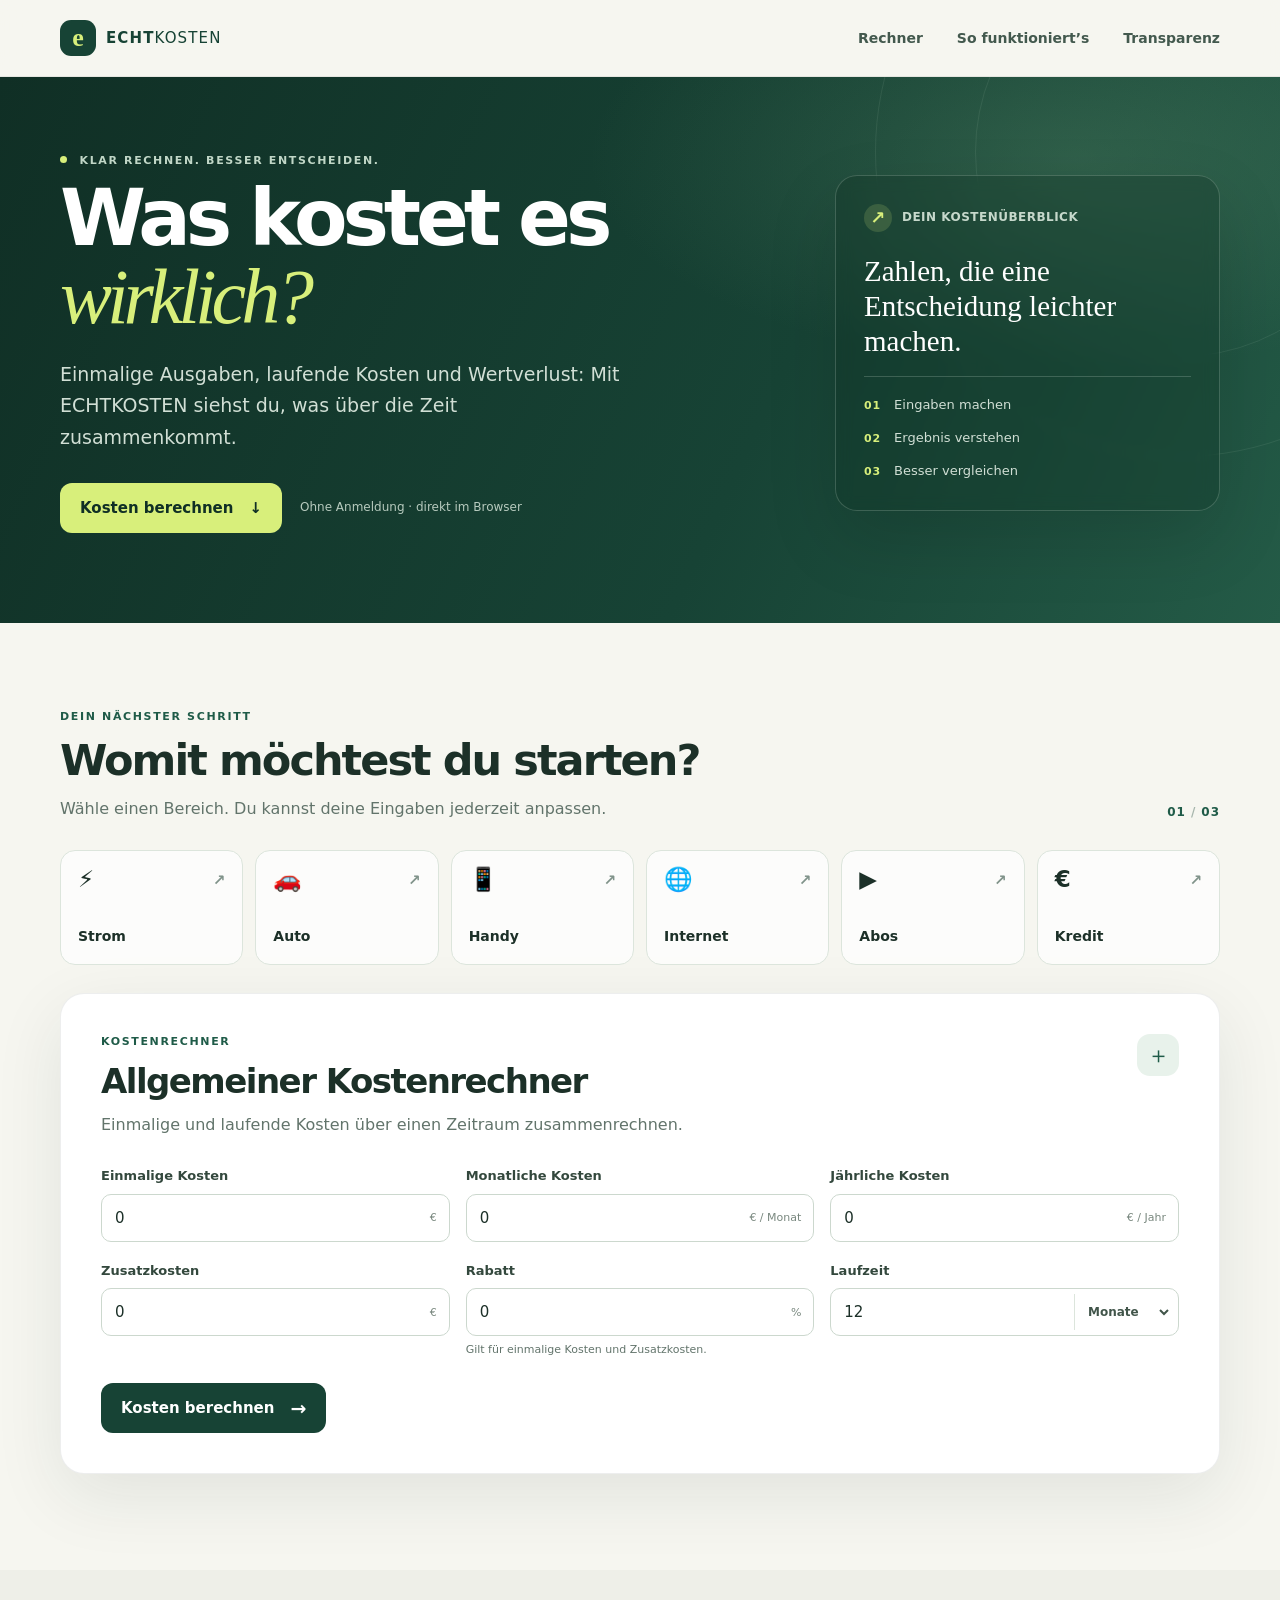
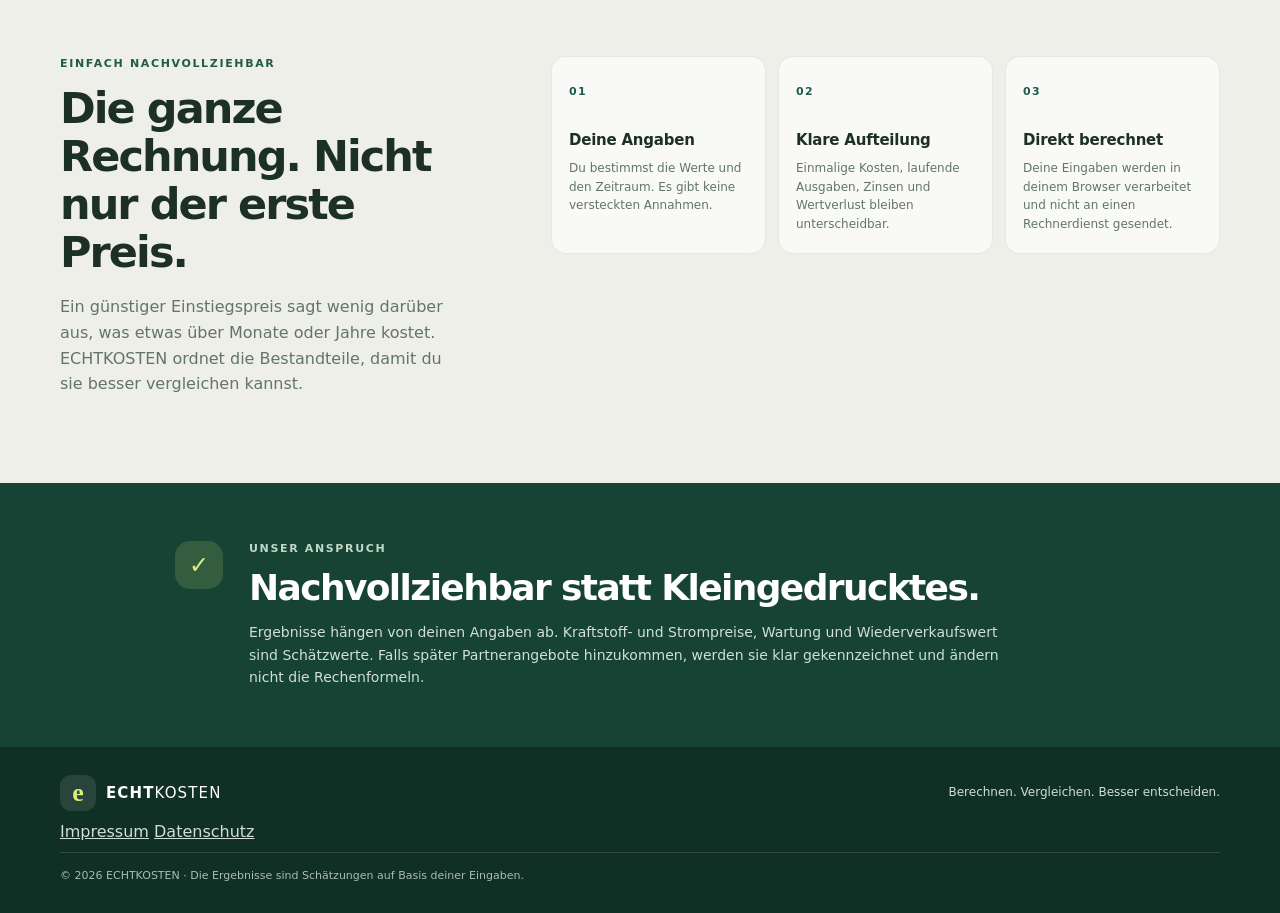
<file: index.html>
<!doctype html>
<html lang="de">
<head>
  <meta charset="utf-8">
  <meta name="viewport" content="width=device-width, initial-scale=1">
  <meta name="theme-color" content="#174335">
  <meta name="description" content="ECHTKOSTEN macht laufende und einmalige Kosten verständlich. Berechne deinen Autokauf und vergleiche Kosten übersichtlich.">
  <meta name="robots" content="index,follow">
  <meta property="og:type" content="website">
  <meta property="og:locale" content="de_DE">
  <meta property="og:site_name" content="ECHTKOSTEN">
  <meta property="og:title" content="ECHTKOSTEN – Was kostet es wirklich?">
  <meta property="og:description" content="Berechne Kosten verständlich und behalte den Überblick über deine Ausgaben.">
  <title>ECHTKOSTEN – Kosten einfach berechnen</title>
  <link rel="icon" type="image/svg+xml" href="favicon.svg">
  <link rel="stylesheet" href="styles.css">
  <script src="script.js" defer></script>
</head>
<body>
  <a class="skip-link" href="#main-content">Zum Inhalt springen</a>
  <header class="site-header" id="oben">
    <div class="container header-inner">
      <a class="brand" href="#oben" aria-label="ECHTKOSTEN Startseite">
        <span class="brand-mark" aria-hidden="true">e</span>
        <span class="brand-name">ECHT<span>KOSTEN</span></span>
      </a>
      <nav class="site-nav" aria-label="Hauptnavigation">
        <a href="#rechner">Rechner</a>
        <a href="#so-gehts">So funktioniert’s</a>
        <a href="#transparenz">Transparenz</a>
      </nav>
    </div>
  </header>

  <main id="main-content">
    <section class="hero">
      <div class="container hero-inner">
        <div class="hero-copy">
          <p class="eyebrow eyebrow-light"><span class="eyebrow-dot"></span> Klar rechnen. Besser entscheiden.</p>
          <h1>Was kostet es <em>wirklich?</em></h1>
          <p class="hero-description">Einmalige Ausgaben, laufende Kosten und Wertverlust: Mit ECHTKOSTEN siehst du, was über die Zeit zusammenkommt.</p>
          <div class="hero-actions">
            <a class="button button-lime" href="#rechner">Kosten berechnen <span aria-hidden="true">↓</span></a>
            <span class="hero-trust">Ohne Anmeldung · direkt im Browser</span>
          </div>
        </div>
        <aside class="hero-aside" aria-label="So hilft dir ECHTKOSTEN">
          <div class="hero-aside-top"><span class="hero-aside-icon" aria-hidden="true">↗</span><span>Dein Kostenüberblick</span></div>
          <p class="hero-aside-title">Zahlen, die eine Entscheidung leichter machen.</p>
          <div class="hero-aside-rule"></div>
          <div class="hero-steps">
            <div><span>01</span><p>Eingaben machen</p></div>
            <div><span>02</span><p>Ergebnis verstehen</p></div>
            <div><span>03</span><p>Besser vergleichen</p></div>
          </div>
        </aside>
      </div>
      <div class="hero-orbit hero-orbit-one" aria-hidden="true"></div>
      <div class="hero-orbit hero-orbit-two" aria-hidden="true"></div>
    </section>

    <section class="section calculator-section" id="rechner" aria-labelledby="calculatorSectionTitle">
      <div class="container">
        <div class="section-heading">
          <div>
            <p class="eyebrow">Dein nächster Schritt</p>
            <h2 id="calculatorSectionTitle">Womit möchtest du starten?</h2>
            <p>Wähle einen Bereich. Du kannst deine Eingaben jederzeit anpassen.</p>
          </div>
          <span class="section-index">01 <span>/</span> 03</span>
        </div>

        <div class="category-grid" role="group" aria-label="Kostenbereich auswählen">
          <button class="category-button" type="button" data-panel="general" data-label="Strom" aria-controls="generalPanel" aria-pressed="false"><span class="category-icon" aria-hidden="true">⚡</span><span>Strom</span><span class="category-arrow" aria-hidden="true">↗</span></button>
          <button class="category-button" type="button" data-panel="auto" data-label="Auto" aria-controls="carPanel" aria-pressed="false"><span class="category-icon" aria-hidden="true">🚗</span><span>Auto</span><span class="category-arrow" aria-hidden="true">↗</span></button>
          <button class="category-button" type="button" data-panel="general" data-label="Handy" aria-controls="generalPanel" aria-pressed="false"><span class="category-icon" aria-hidden="true">📱</span><span>Handy</span><span class="category-arrow" aria-hidden="true">↗</span></button>
          <button class="category-button" type="button" data-panel="general" data-label="Internet" aria-controls="generalPanel" aria-pressed="false"><span class="category-icon" aria-hidden="true">🌐</span><span>Internet</span><span class="category-arrow" aria-hidden="true">↗</span></button>
          <button class="category-button" type="button" data-panel="general" data-label="Abos" aria-controls="generalPanel" aria-pressed="false"><span class="category-icon" aria-hidden="true">▶</span><span>Abos</span><span class="category-arrow" aria-hidden="true">↗</span></button>
          <button class="category-button" type="button" data-panel="general" data-label="Kredit" aria-controls="generalPanel" aria-pressed="false"><span class="category-icon" aria-hidden="true">€</span><span>Kredit</span><span class="category-arrow" aria-hidden="true">↗</span></button>
        </div>

        <section class="calculator-panel" id="generalPanel" aria-labelledby="generalTitle">
          <div class="calculator-heading">
            <div>
              <p class="eyebrow">Kostenrechner</p>
              <h2 id="generalTitle">Allgemeiner Kostenrechner</h2>
              <p id="generalDescription">Einmalige und laufende Kosten über einen Zeitraum zusammenrechnen.</p>
            </div>
            <span class="calculator-heading-icon" aria-hidden="true">＋</span>
          </div>
          <form id="generalForm" novalidate>
            <div class="form-grid">
              <div class="field"><label for="generalOneTime">Einmalige Kosten</label><div class="input-wrap"><input id="generalOneTime" name="oneTime" type="number" min="0" step="any" inputmode="decimal" value="0"><span>€</span></div></div>
              <div class="field"><label for="generalMonthly">Monatliche Kosten</label><div class="input-wrap"><input id="generalMonthly" name="monthly" type="number" min="0" step="any" inputmode="decimal" value="0"><span>€ / Monat</span></div></div>
              <div class="field"><label for="generalAnnual">Jährliche Kosten</label><div class="input-wrap"><input id="generalAnnual" name="annual" type="number" min="0" step="any" inputmode="decimal" value="0"><span>€ / Jahr</span></div></div>
              <div class="field"><label for="generalExtra">Zusatzkosten</label><div class="input-wrap"><input id="generalExtra" name="extra" type="number" min="0" step="any" inputmode="decimal" value="0"><span>€</span></div></div>
              <div class="field"><label for="generalDiscount">Rabatt</label><div class="input-wrap"><input id="generalDiscount" name="discount" type="number" min="0" max="100" step="any" inputmode="decimal" value="0"><span>%</span></div><small>Gilt für einmalige Kosten und Zusatzkosten.</small></div>
              <div class="field field-duration">
                <label for="generalDuration">Laufzeit</label>
                <div class="duration-inputs">
                  <input id="generalDuration" name="duration" type="number" min="1" step="1" inputmode="numeric" value="12" aria-label="Anzahl der Monate oder Jahre">
                  <select id="generalDurationUnit" name="durationUnit" aria-label="Einheit der Laufzeit"><option value="months">Monate</option><option value="years">Jahre</option></select>
                </div>
              </div>
            </div>
            <p class="form-error" id="generalError" role="alert" hidden></p>
            <button class="button button-dark calculate-button" type="submit">Kosten berechnen <span aria-hidden="true">→</span></button>
          </form>
          <div class="result-wrap" id="generalResult" aria-live="polite" aria-atomic="true" hidden></div>

          <form id="electricityForm" novalidate hidden>
            <fieldset class="form-group">
              <legend><span>01</span> Verbrauch & Tarif</legend>
              <div class="form-grid">
                <div class="field"><label for="electricityAnnualKwh">Stromverbrauch pro Jahr</label><div class="input-wrap"><input id="electricityAnnualKwh" name="annualKwh" type="number" min="0" step="any" inputmode="decimal" value="3500"><span>kWh / Jahr</span></div><small>Beispielwert – deinen Verbrauch findest du auf der Jahresabrechnung.</small></div>
                <div class="field"><label for="electricityPricePerKwh">Arbeitspreis je Kilowattstunde</label><div class="input-wrap"><input id="electricityPricePerKwh" name="pricePerKwh" type="number" min="0" step="any" inputmode="decimal" value="0.35"><span>€ / kWh</span></div><small>35 Cent je kWh entsprechen 0,35 € / kWh.</small></div>
                <div class="field"><label for="electricityBaseFee">Grundpreis</label><div class="input-wrap"><input id="electricityBaseFee" name="monthlyBaseFee" type="number" min="0" step="any" inputmode="decimal" value="12"><span>€ / Monat</span></div></div>
                <div class="field"><label for="electricityMeterFee">Zähler- und Messstellengebühr</label><div class="input-wrap"><input id="electricityMeterFee" name="monthlyMeterFee" type="number" min="0" step="any" inputmode="decimal" value="0"><span>€ / Monat</span></div></div>
                <div class="field"><label for="electricityOtherMonthlyFees">Weitere feste Gebühren</label><div class="input-wrap"><input id="electricityOtherMonthlyFees" name="monthlyOtherFees" type="number" min="0" step="any" inputmode="decimal" value="0"><span>€ / Monat</span></div><small>Zum Beispiel zusätzliche monatliche Tarifkosten.</small></div>
                <div class="field"><label for="electricityAnnualFees">Weitere Jahresgebühren</label><div class="input-wrap"><input id="electricityAnnualFees" name="annualOtherFees" type="number" min="0" step="any" inputmode="decimal" value="0"><span>€ / Jahr</span></div></div>
                <div class="field"><label for="electricityOneTimeFees">Einmalige Gebühren</label><div class="input-wrap"><input id="electricityOneTimeFees" name="oneTimeFees" type="number" min="0" step="any" inputmode="decimal" value="0"><span>€</span></div></div>
                <div class="field"><label for="electricityDurationYears">Berechnungszeitraum</label><div class="input-wrap"><input id="electricityDurationYears" name="durationYears" type="number" min="1" max="60" step="1" inputmode="numeric" value="1"><span>Jahre</span></div></div>
              </div>
              <div class="field-note"><span class="field-note-icon" aria-hidden="true">i</span><p>Trage Gebühren getrennt ein. Wenn die Zählergebühr bereits im Grundpreis steckt, lass dieses Feld auf 0 €, damit sie nicht doppelt zählt.</p></div>
            </fieldset>
            <p class="form-error" id="electricityError" role="alert" hidden></p>
            <button class="button button-dark calculate-button" type="submit">Stromkosten berechnen <span aria-hidden="true">→</span></button>
          </form>
          <div class="result-wrap" id="electricityResult" aria-live="polite" aria-atomic="true" hidden></div>

          <form id="creditForm" novalidate hidden>
            <fieldset class="form-group">
              <legend><span>01</span> Kreditdaten</legend>
              <div class="form-grid">
                <div class="field"><label for="creditAmount">Kreditsumme</label><div class="input-wrap"><input id="creditAmount" name="principal" type="number" min="0" step="any" inputmode="decimal" value="10000"><span>€</span></div></div>
                <div class="field"><label for="creditInterestRate">Sollzins pro Jahr</label><div class="input-wrap"><input id="creditInterestRate" name="annualInterestRate" type="number" min="0" max="100" step="any" inputmode="decimal" value="5.9"><span>%</span></div><small>Vereinfachte Rechnung ohne zusätzliche Bankgebühren.</small></div>
                <div class="field"><label for="creditTermMonths">Laufzeit</label><div class="input-wrap"><input id="creditTermMonths" name="termMonths" type="number" min="1" max="600" step="1" inputmode="numeric" value="60"><span>Monate</span></div></div>
              </div>
              <div class="field-note"><span class="field-note-icon" aria-hidden="true">i</span><p>Die Monatsrate bleibt gleich. Am Anfang geht mehr davon für Zinsen drauf, später steigt der Tilgungsanteil. So wird die Restschuld Monat für Monat kleiner.</p></div>
            </fieldset>
            <p class="form-error" id="creditError" role="alert" hidden></p>
            <button class="button button-dark calculate-button" type="submit">Kredit berechnen <span aria-hidden="true">→</span></button>
          </form>
          <div class="result-wrap" id="creditResult" aria-live="polite" aria-atomic="true" hidden></div>
        </section>

        <section class="calculator-panel" id="carPanel" aria-labelledby="carTitle" hidden>
          <div class="calculator-heading">
            <div>
              <p class="eyebrow">Autokostenrechner</p>
              <h2 id="carTitle">Was kostet dein Auto wirklich?</h2>
              <p>Berücksichtige Kauf, Finanzierung, Nutzung und den geschätzten Wertverlust.</p>
            </div>
            <span class="calculator-heading-icon" aria-hidden="true">↗</span>
          </div>
          <form id="carForm" novalidate>
            <fieldset class="form-group">
              <legend><span>01</span> Fahrzeug & Finanzierung</legend>
              <div class="form-grid">
                <div class="field"><label for="carPurchasePrice">Kaufpreis</label><div class="input-wrap"><input id="carPurchasePrice" name="purchasePrice" type="number" min="0" step="any" inputmode="decimal" value="25000"><span>€</span></div></div>
                <div class="field"><label for="carDownPayment">Anzahlung</label><div class="input-wrap"><input id="carDownPayment" name="downPayment" type="number" min="0" step="any" inputmode="decimal" value="5000"><span>€</span></div></div>
                <div class="field"><label for="carInterest">Sollzins pro Jahr</label><div class="input-wrap"><input id="carInterest" name="annualInterestRate" type="number" min="0" max="100" step="any" inputmode="decimal" value="5.9"><span>%</span></div></div>
                <div class="field"><label for="carLoanTerm">Kreditlaufzeit</label><div class="input-wrap"><input id="carLoanTerm" name="loanTermMonths" type="number" min="1" max="600" step="1" inputmode="numeric" value="60"><span>Monate</span></div></div>
                <div class="field"><label for="carOwnershipYears">Geplante Besitzdauer</label><div class="input-wrap"><input id="carOwnershipYears" name="ownershipYears" type="number" min="1" max="40" step="1" inputmode="numeric" value="5"><span>Jahre</span></div></div>
                <div class="field field-note"><span class="field-note-icon" aria-hidden="true">i</span><p>Der Rechner zeigt Rate und Zinsen getrennt vom Wertverlust. So wird der Kaufpreis nicht doppelt gezählt.</p></div>
              </div>
            </fieldset>

            <fieldset class="form-group">
              <legend><span>02</span> Laufende Kosten</legend>
              <div class="form-grid">
                <div class="field"><label for="carInsurance">Versicherung pro Jahr</label><div class="input-wrap"><input id="carInsurance" name="annualInsurance" type="number" min="0" step="any" inputmode="decimal" value="720"><span>€ / Jahr</span></div></div>
                <div class="field"><label for="carTax">Kfz-Steuer pro Jahr</label><div class="input-wrap"><input id="carTax" name="annualTax" type="number" min="0" step="any" inputmode="decimal" value="180"><span>€ / Jahr</span></div></div>
                <div class="field"><label for="carMaintenance">Wartung pro Jahr</label><div class="input-wrap"><input id="carMaintenance" name="annualMaintenance" type="number" min="0" step="any" inputmode="decimal" value="600"><span>€ / Jahr</span></div></div>
                <div class="field"><label for="carMileage">Fahrleistung pro Jahr</label><div class="input-wrap"><input id="carMileage" name="annualMileage" type="number" min="0" step="1" inputmode="numeric" value="12000"><span>km / Jahr</span></div></div>
                <div class="field"><label for="carEnergyType">Antriebsart</label><select id="carEnergyType" name="energyType"><option value="petrol">Benzin</option><option value="diesel">Diesel</option><option value="electric">Elektro</option></select></div>
                <div class="field"><label for="carConsumption" id="carConsumptionLabel">Verbrauch (Liter / 100 km)</label><div class="input-wrap"><input id="carConsumption" name="energyConsumption" type="number" min="0" step="any" inputmode="decimal" value="6.5"><span id="carConsumptionUnit">L / 100 km</span></div></div>
                <div class="field"><label for="carEnergyPrice" id="carEnergyPriceLabel">Preis pro Liter</label><div class="input-wrap"><input id="carEnergyPrice" name="energyPrice" type="number" min="0" step="any" inputmode="decimal" value="1.8"><span id="carEnergyPriceUnit">€ / L</span></div></div>
              </div>
            </fieldset>

            <fieldset class="form-group">
              <legend><span>03</span> Wertverlust einschätzen</legend>
              <div class="form-grid">
                <div class="field"><label for="carResaleValue">Geschätzter Verkaufspreis am Ende</label><div class="input-wrap"><input id="carResaleValue" name="resaleValue" type="number" min="0" step="any" inputmode="decimal" value="10000"><span>€</span></div><small>Schätze, was dein Auto nach der geplanten Besitzdauer noch wert ist.</small></div>
              </div>
            </fieldset>
            <p class="form-error" id="carError" role="alert" hidden></p>
            <button class="button button-dark calculate-button" type="submit">Autokosten berechnen <span aria-hidden="true">→</span></button>
          </form>
          <div class="result-wrap" id="carResult" aria-live="polite" aria-atomic="true" hidden></div>
        </section>
      </div>
    </section>

    <section class="section how-section" id="so-gehts" aria-labelledby="howTitle">
      <div class="container how-inner">
        <div class="how-intro">
          <p class="eyebrow">Einfach nachvollziehbar</p>
          <h2 id="howTitle">Die ganze Rechnung. Nicht nur der erste Preis.</h2>
          <p>Ein günstiger Einstiegspreis sagt wenig darüber aus, was etwas über Monate oder Jahre kostet. ECHTKOSTEN ordnet die Bestandteile, damit du sie besser vergleichen kannst.</p>
        </div>
        <div class="trust-grid">
          <article class="trust-card"><span>01</span><h3>Deine Angaben</h3><p>Du bestimmst die Werte und den Zeitraum. Es gibt keine versteckten Annahmen.</p></article>
          <article class="trust-card"><span>02</span><h3>Klare Aufteilung</h3><p>Einmalige Kosten, laufende Ausgaben, Zinsen und Wertverlust bleiben unterscheidbar.</p></article>
          <article class="trust-card"><span>03</span><h3>Direkt berechnet</h3><p>Deine Eingaben werden in deinem Browser verarbeitet und nicht an einen Rechnerdienst gesendet.</p></article>
        </div>
      </div>
    </section>

    <section class="transparency-section" id="transparenz" aria-labelledby="transparencyTitle">
      <div class="container transparency-inner">
        <div class="transparency-mark" aria-hidden="true">✓</div>
        <div>
          <p class="eyebrow eyebrow-light">Unser Anspruch</p>
          <h2 id="transparencyTitle">Nachvollziehbar statt Kleingedrucktes.</h2>
          <p>Ergebnisse hängen von deinen Angaben ab. Kraftstoff- und Strompreise, Wartung und Wiederverkaufswert sind Schätzwerte. Falls später Partnerangebote hinzukommen, werden sie klar gekennzeichnet und ändern nicht die Rechenformeln.</p>
        </div>
      </div>
    </section>
  </main>

  <footer class="site-footer">
    <div class="container footer-inner">
      <a class="brand brand-footer" href="#oben" aria-label="ECHTKOSTEN nach oben"><span class="brand-mark" aria-hidden="true">e</span><span class="brand-name">ECHT<span>KOSTEN</span></span></a>
      <p>Berechnen. Vergleichen. Besser entscheiden.</p>
      <nav class="footer-links" aria-label="Rechtliche Informationen">
        <a href="impressum.html">Impressum</a>
        <a href="datenschutz.html">Datenschutz</a>
      </nav>
      <p class="footer-small">© <span id="currentYear">2026</span> ECHTKOSTEN · Die Ergebnisse sind Schätzungen auf Basis deiner Eingaben.</p>
    </div>
  </footer>
</body>
</html>
</file>
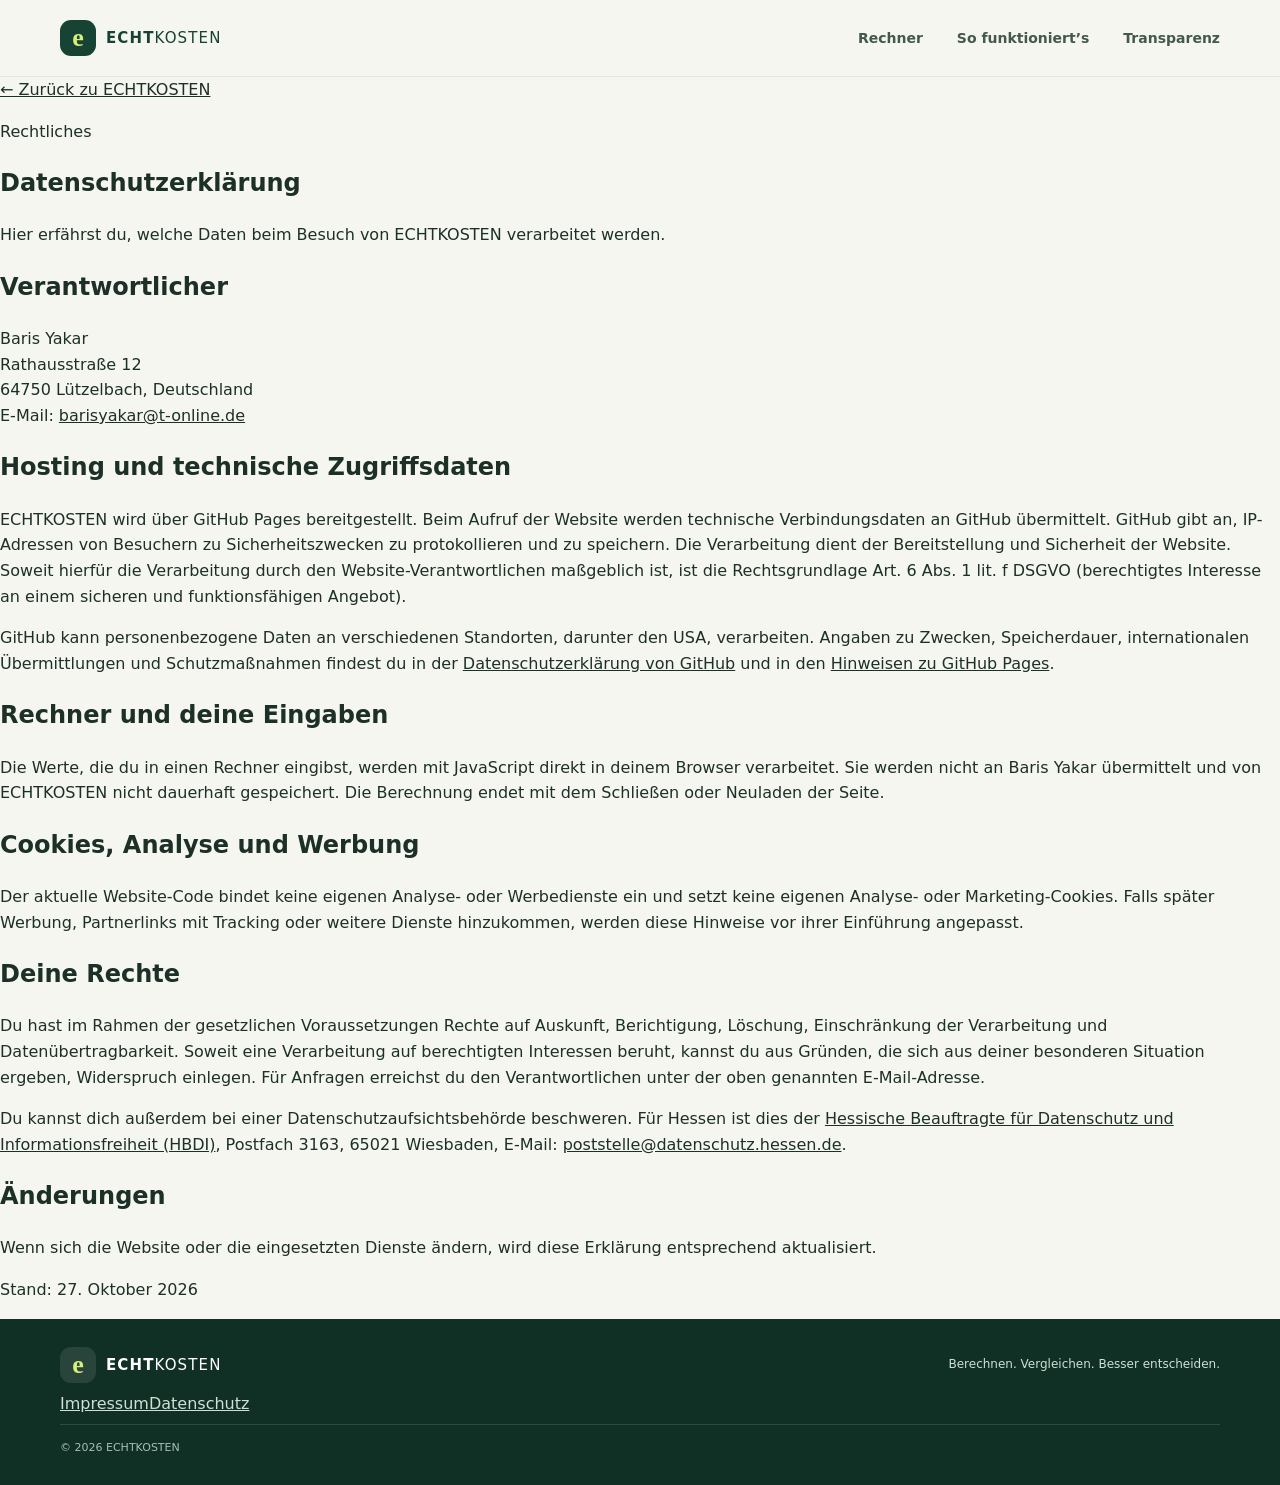
<file: datenschutz.html>
<!doctype html>
<html lang="de">
<head>
  <meta charset="utf-8">
  <meta name="viewport" content="width=device-width, initial-scale=1">
  <meta name="theme-color" content="#174335">
  <meta name="robots" content="index,follow">
  <title>Datenschutz – ECHTKOSTEN</title>
  <link rel="icon" type="image/svg+xml" href="favicon.svg">
  <link rel="stylesheet" href="styles.css">
</head>
<body>
  <a class="skip-link" href="#main-content">Zum Inhalt springen</a>
  <header class="site-header" id="oben">
    <div class="container header-inner">
      <a class="brand" href="index.html" aria-label="ECHTKOSTEN Startseite"><span class="brand-mark" aria-hidden="true">e</span><span class="brand-name">ECHT<span>KOSTEN</span></span></a>
      <nav class="site-nav" aria-label="Hauptnavigation">
        <a href="index.html#rechner">Rechner</a>
        <a href="index.html#so-gehts">So funktioniert’s</a>
        <a href="index.html#transparenz">Transparenz</a>
      </nav>
    </div>
  </header>
  <main id="main-content" class="legal-main">
    <article class="legal-card">
      <a class="legal-back" href="index.html">← Zurück zu ECHTKOSTEN</a>
      <p class="legal-eyebrow">Rechtliches</p>
      <h1>Datenschutzerklärung</h1>
      <p>Hier erfährst du, welche Daten beim Besuch von ECHTKOSTEN verarbeitet werden.</p>

      <h2>Verantwortlicher</h2>
      <address>Baris Yakar<br>Rathausstraße 12<br>64750 Lützelbach, Deutschland<br>E-Mail: <a href="mailto:barisyakar@t-online.de">barisyakar@t-online.de</a></address>

      <h2>Hosting und technische Zugriffsdaten</h2>
      <p>ECHTKOSTEN wird über GitHub Pages bereitgestellt. Beim Aufruf der Website werden technische Verbindungsdaten an GitHub übermittelt. GitHub gibt an, IP-Adressen von Besuchern zu Sicherheitszwecken zu protokollieren und zu speichern. Die Verarbeitung dient der Bereitstellung und Sicherheit der Website. Soweit hierfür die Verarbeitung durch den Website-Verantwortlichen maßgeblich ist, ist die Rechtsgrundlage Art. 6 Abs. 1 lit. f DSGVO (berechtigtes Interesse an einem sicheren und funktionsfähigen Angebot).</p>
      <p>GitHub kann personenbezogene Daten an verschiedenen Standorten, darunter den USA, verarbeiten. Angaben zu Zwecken, Speicherdauer, internationalen Übermittlungen und Schutzmaßnahmen findest du in der <a href="https://docs.github.com/en/site-policy/privacy-policies/github-general-privacy-statement" rel="noopener noreferrer">Datenschutzerklärung von GitHub</a> und in den <a href="https://docs.github.com/en/pages/getting-started-with-github-pages/what-is-github-pages" rel="noopener noreferrer">Hinweisen zu GitHub Pages</a>.</p>

      <h2>Rechner und deine Eingaben</h2>
      <p>Die Werte, die du in einen Rechner eingibst, werden mit JavaScript direkt in deinem Browser verarbeitet. Sie werden nicht an Baris Yakar übermittelt und von ECHTKOSTEN nicht dauerhaft gespeichert. Die Berechnung endet mit dem Schließen oder Neuladen der Seite.</p>

      <h2>Cookies, Analyse und Werbung</h2>
      <p>Der aktuelle Website-Code bindet keine eigenen Analyse- oder Werbedienste ein und setzt keine eigenen Analyse- oder Marketing-Cookies. Falls später Werbung, Partnerlinks mit Tracking oder weitere Dienste hinzukommen, werden diese Hinweise vor ihrer Einführung angepasst.</p>

      <h2>Deine Rechte</h2>
      <p>Du hast im Rahmen der gesetzlichen Voraussetzungen Rechte auf Auskunft, Berichtigung, Löschung, Einschränkung der Verarbeitung und Datenübertragbarkeit. Soweit eine Verarbeitung auf berechtigten Interessen beruht, kannst du aus Gründen, die sich aus deiner besonderen Situation ergeben, Widerspruch einlegen. Für Anfragen erreichst du den Verantwortlichen unter der oben genannten E-Mail-Adresse.</p>
      <p>Du kannst dich außerdem bei einer Datenschutzaufsichtsbehörde beschweren. Für Hessen ist dies der <a href="https://datenschutz.hessen.de/" rel="noopener noreferrer">Hessische Beauftragte für Datenschutz und Informationsfreiheit (HBDI)</a>, Postfach 3163, 65021 Wiesbaden, E-Mail: <a href="mailto:poststelle@datenschutz.hessen.de">poststelle@datenschutz.hessen.de</a>.</p>

      <h2>Änderungen</h2>
      <p>Wenn sich die Website oder die eingesetzten Dienste ändern, wird diese Erklärung entsprechend aktualisiert.</p>
      <p class="legal-updated">Stand: 27. Oktober 2026</p>
    </article>
  </main>
  <footer class="site-footer">
    <div class="container footer-inner">
      <a class="brand brand-footer" href="index.html" aria-label="ECHTKOSTEN Startseite"><span class="brand-mark" aria-hidden="true">e</span><span class="brand-name">ECHT<span>KOSTEN</span></span></a>
      <p>Berechnen. Vergleichen. Besser entscheiden.</p>
      <nav class="footer-links" aria-label="Rechtliche Informationen"><a href="impressum.html">Impressum</a><a href="datenschutz.html" aria-current="page">Datenschutz</a></nav>
      <p class="footer-small">© 2026 ECHTKOSTEN</p>
    </div>
  </footer>
</body>
</html>
</file>
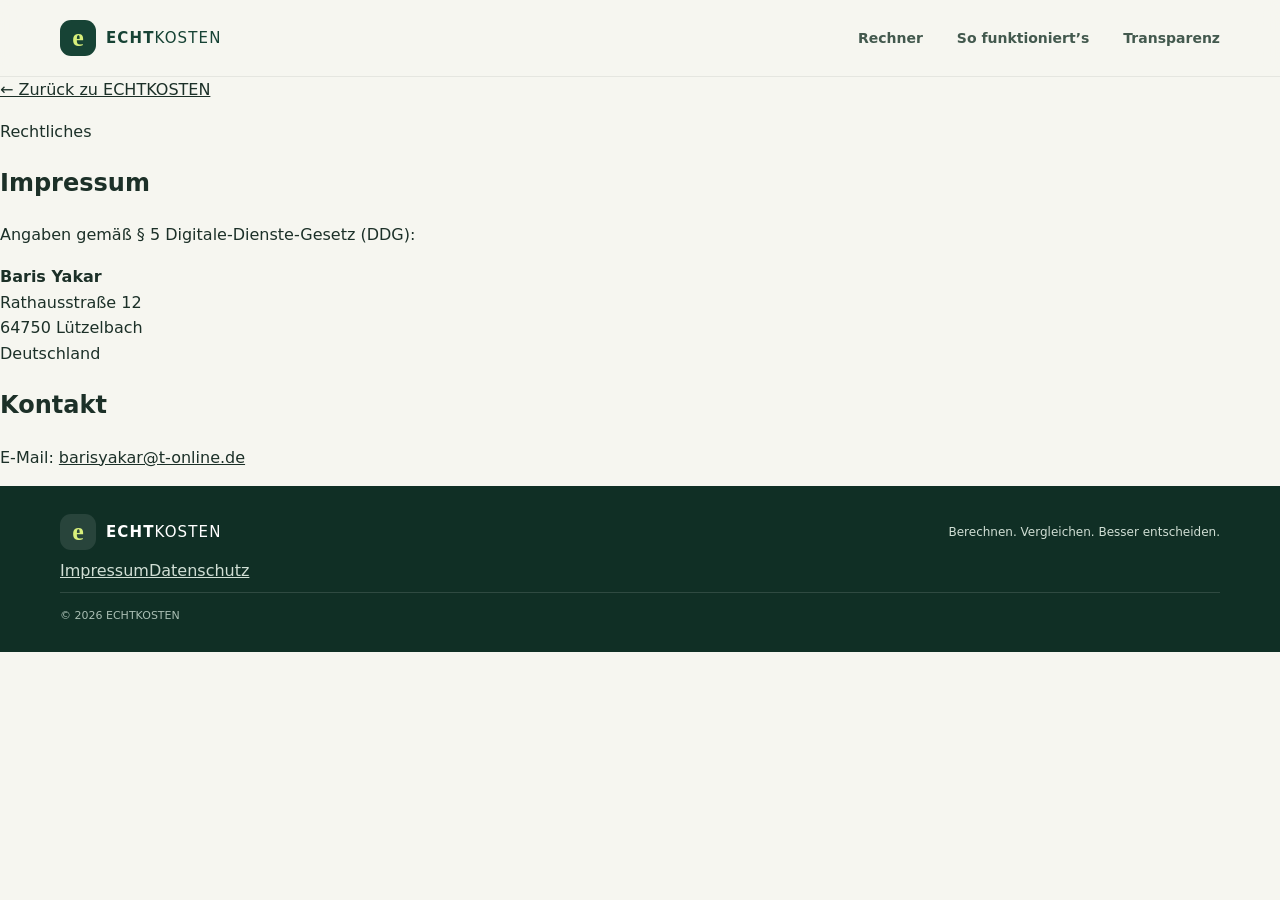
<file: impressum.html>
<!doctype html>
<html lang="de">
<head>
  <meta charset="utf-8">
  <meta name="viewport" content="width=device-width, initial-scale=1">
  <meta name="theme-color" content="#174335">
  <meta name="robots" content="index,follow">
  <title>Impressum – ECHTKOSTEN</title>
  <link rel="icon" type="image/svg+xml" href="favicon.svg">
  <link rel="stylesheet" href="styles.css">
</head>
<body>
  <a class="skip-link" href="#main-content">Zum Inhalt springen</a>
  <header class="site-header" id="oben">
    <div class="container header-inner">
      <a class="brand" href="index.html" aria-label="ECHTKOSTEN Startseite"><span class="brand-mark" aria-hidden="true">e</span><span class="brand-name">ECHT<span>KOSTEN</span></span></a>
      <nav class="site-nav" aria-label="Hauptnavigation">
        <a href="index.html#rechner">Rechner</a>
        <a href="index.html#so-gehts">So funktioniert’s</a>
        <a href="index.html#transparenz">Transparenz</a>
      </nav>
    </div>
  </header>
  <main id="main-content" class="legal-main">
    <article class="legal-card">
      <a class="legal-back" href="index.html">← Zurück zu ECHTKOSTEN</a>
      <p class="legal-eyebrow">Rechtliches</p>
      <h1>Impressum</h1>
      <p>Angaben gemäß § 5 Digitale-Dienste-Gesetz (DDG):</p>
      <address><strong>Baris Yakar</strong><br>Rathausstraße 12<br>64750 Lützelbach<br>Deutschland</address>
      <h2>Kontakt</h2>
      <p>E-Mail: <a href="mailto:barisyakar@t-online.de">barisyakar@t-online.de</a></p>
    </article>
  </main>
  <footer class="site-footer">
    <div class="container footer-inner">
      <a class="brand brand-footer" href="index.html" aria-label="ECHTKOSTEN Startseite"><span class="brand-mark" aria-hidden="true">e</span><span class="brand-name">ECHT<span>KOSTEN</span></span></a>
      <p>Berechnen. Vergleichen. Besser entscheiden.</p>
      <nav class="footer-links" aria-label="Rechtliche Informationen"><a href="impressum.html" aria-current="page">Impressum</a><a href="datenschutz.html">Datenschutz</a></nav>
      <p class="footer-small">© 2026 ECHTKOSTEN</p>
    </div>
  </footer>
</body>
</html>
</file>
<file: styles.css>
:root {
  color-scheme: light;
  --ink: #1c3028;
  --forest: #1f5b48;
  --forest-dark: #174335;
  --forest-deep: #102f25;
  --mint: #e8f2eb;
  --lime: #d8ef7b;
  --paper: #f6f6f0;
  --white: #fff;
  --line: #dce5dc;
  --muted: #62746b;
  --danger: #a1372b;
  --shadow: 0 22px 70px rgba(24, 49, 39, .09);
  font-family: Inter, ui-sans-serif, system-ui, -apple-system, BlinkMacSystemFont, "Segoe UI", sans-serif;
  font-synthesis: none;
  text-rendering: optimizeLegibility;
}
* { box-sizing: border-box; }
html { scroll-behavior: smooth; scroll-padding-top: 88px; }
body { margin: 0; background: var(--paper); color: var(--ink); font-size: 16px; line-height: 1.6; }
button, input, select { font: inherit; }
button, a, input, select { -webkit-tap-highlight-color: transparent; }
a { color: inherit; }
:focus-visible { outline: 3px solid #8cae2d; outline-offset: 3px; }
.container { width: min(1160px, calc(100% - 48px)); margin-inline: auto; }
.skip-link { position: absolute; z-index: 20; top: 8px; left: 8px; padding: 10px 14px; transform: translateY(-160%); border-radius: 10px; background: var(--white); color: var(--ink); font-weight: 700; }
.skip-link:focus { transform: translateY(0); }
.site-header { position: sticky; z-index: 10; top: 0; background: rgba(246, 246, 240, .94); border-bottom: 1px solid rgba(28, 48, 40, .08); backdrop-filter: blur(14px); }
.header-inner, .site-nav, .brand { display: flex; align-items: center; }
.header-inner { min-height: 76px; justify-content: space-between; gap: 24px; }
.brand { width: fit-content; gap: 10px; text-decoration: none; }
.brand-mark { display: grid; width: 36px; height: 36px; place-items: center; border-radius: 11px; background: var(--forest-dark); color: var(--lime); font-family: Georgia, serif; font-size: 26px; font-weight: 700; line-height: 1; }
.brand-name { color: var(--forest-dark); font-size: 15px; font-weight: 850; letter-spacing: .075em; }
.brand-name span { font-weight: 500; }
.site-nav { gap: clamp(16px, 3vw, 34px); }
.site-nav a { color: #43594e; font-size: 14px; font-weight: 650; text-decoration: none; transition: color .18s ease; }
.site-nav a:hover { color: var(--forest); }
.hero { position: relative; overflow: hidden; background: radial-gradient(ellipse at 84% 15%, rgba(93, 141, 107, .31), transparent 32%), linear-gradient(115deg, var(--forest-deep), var(--forest-dark) 60%, #245b47); color: var(--white); }
.hero-inner { position: relative; z-index: 1; display: grid; grid-template-columns: minmax(0, 1.2fr) minmax(300px, .8fr); align-items: center; gap: clamp(42px, 8vw, 112px); min-height: 500px; padding-block: 76px 90px; }
.hero-copy { max-width: 670px; }
.eyebrow { margin: 0 0 12px; color: var(--forest); font-size: 11px; font-weight: 800; letter-spacing: .15em; line-height: 1.4; text-transform: uppercase; }
.eyebrow-light { color: #c1d7c7; }
.eyebrow-dot { display: inline-block; width: 7px; height: 7px; margin-right: 7px; border-radius: 50%; background: var(--lime); vertical-align: 1px; }
.hero h1 { max-width: 680px; margin: 0; font-size: clamp(45px, 6.4vw, 78px); font-weight: 630; letter-spacing: -.065em; line-height: .99; }
.hero h1 em { color: var(--lime); font-family: Georgia, "Times New Roman", serif; font-weight: 400; }
.hero-description { max-width: 560px; margin: 24px 0 0; color: #d1dfd5; font-size: clamp(16px, 1.8vw, 19px); line-height: 1.65; }
.hero-actions { display: flex; align-items: center; flex-wrap: wrap; gap: 18px; margin-top: 30px; }
.button { display: inline-flex; min-height: 50px; align-items: center; justify-content: center; gap: 16px; padding: 12px 20px; border: 0; border-radius: 12px; cursor: pointer; font-size: 15px; font-weight: 750; line-height: 1.2; text-decoration: none; transition: transform .18s ease, background .18s ease, box-shadow .18s ease; }
.button:hover { transform: translateY(-2px); }
.button-lime { background: var(--lime); color: var(--forest-deep); }
.button-lime:hover { background: #e4f5a1; box-shadow: 0 10px 28px rgba(0, 0, 0, .16); }
.button-dark { background: var(--forest-dark); color: var(--white); }
.button-dark:hover { background: var(--forest); }
.hero-trust { color: #b7cabe; font-size: 12px; }
.hero-aside { position: relative; max-width: 385px; justify-self: end; padding: 28px; border: 1px solid rgba(220, 239, 225, .2); border-radius: 22px; background: rgba(10, 36, 26, .25); box-shadow: 0 28px 70px rgba(0, 0, 0, .13); backdrop-filter: blur(8px); }
.hero-aside-top { display: flex; align-items: center; gap: 10px; color: #c6d8cb; font-size: 12px; font-weight: 700; letter-spacing: .04em; text-transform: uppercase; }
.hero-aside-icon { display: grid; width: 28px; height: 28px; place-items: center; border-radius: 50%; background: rgba(216, 239, 123, .16); color: var(--lime); font-size: 18px; }
.hero-aside-title { margin: 22px 0 18px; font-family: Georgia, "Times New Roman", serif; font-size: 29px; line-height: 1.2; }
.hero-aside-rule { height: 1px; background: rgba(220, 239, 225, .2); }
.hero-steps { display: grid; gap: 12px; padding-top: 18px; }
.hero-steps div { display: flex; align-items: center; gap: 13px; }
.hero-steps span { color: var(--lime); font-size: 11px; font-weight: 800; letter-spacing: .08em; }
.hero-steps p { margin: 0; color: #d1dfd5; font-size: 13px; }
.hero-orbit { position: absolute; border: 1px solid rgba(207, 232, 208, .09); border-radius: 50%; pointer-events: none; }
.hero-orbit-one { top: -230px; right: -205px; width: 610px; height: 610px; }
.hero-orbit-two { top: -130px; right: -105px; width: 410px; height: 410px; }
.section { padding-block: 86px; }
.calculator-section { padding-bottom: 96px; }
.section-heading { display: flex; align-items: end; justify-content: space-between; gap: 24px; margin-bottom: 28px; }
.section-heading h2, .how-intro h2, .transparency-inner h2 { margin: 0; font-size: clamp(30px, 4vw, 43px); font-weight: 630; letter-spacing: -.045em; line-height: 1.12; }
.section-heading p:not(.eyebrow) { margin: 12px 0 0; color: var(--muted); }
.section-index { color: var(--forest); font-size: 12px; font-weight: 800; letter-spacing: .08em; }
.section-index span { color: #a7b6ad; }
.category-grid { display: grid; grid-template-columns: repeat(6, minmax(0, 1fr)); gap: 12px; margin-bottom: 28px; }
.category-button { position: relative; display: flex; min-height: 115px; flex-direction: column; align-items: flex-start; justify-content: space-between; gap: 10px; padding: 17px; border: 1px solid var(--line); border-radius: 15px; background: rgba(255, 255, 255, .72); color: var(--ink); cursor: pointer; font-size: 14px; font-weight: 740; text-align: left; transition: border-color .2s ease, background .2s ease, transform .2s ease, box-shadow .2s ease; }
.category-button:hover { transform: translateY(-3px); border-color: #a8c4ae; box-shadow: 0 12px 25px rgba(24, 49, 39, .06); }
.category-button[aria-pressed="true"] { border-color: var(--forest); background: var(--forest-dark); color: var(--white); box-shadow: 0 12px 26px rgba(23, 67, 53, .18); }
.category-icon { font-size: 23px; line-height: 1; }
.category-arrow { position: absolute; top: 17px; right: 17px; color: #80938a; font-size: 15px; }
.category-button[aria-pressed="true"] .category-arrow { color: var(--lime); }
.calculator-panel { scroll-margin-top: 94px; padding: clamp(22px, 4vw, 40px); border: 1px solid rgba(28, 48, 40, .08); border-radius: 24px; background: var(--white); box-shadow: var(--shadow); }
.calculator-panel[hidden] { display: none; }
.calculator-heading { display: flex; justify-content: space-between; gap: 20px; margin-bottom: 28px; }
.calculator-heading h2 { margin: 0; font-size: clamp(25px, 3vw, 34px); font-weight: 650; letter-spacing: -.045em; line-height: 1.2; }
.calculator-heading p:not(.eyebrow) { max-width: 650px; margin: 10px 0 0; color: var(--muted); }
.calculator-heading-icon { display: grid; width: 42px; height: 42px; flex: 0 0 auto; place-items: center; border-radius: 13px; background: var(--mint); color: var(--forest); font-size: 23px; }
.form-grid { display: grid; grid-template-columns: repeat(3, minmax(0, 1fr)); gap: 19px 16px; }
.field { min-width: 0; }
.field label { display: block; margin-bottom: 7px; color: #33483d; font-size: 13px; font-weight: 720; }
.input-wrap, .duration-inputs { display: flex; min-height: 48px; align-items: center; border: 1px solid #ccd8ce; border-radius: 10px; background: #fff; transition: border-color .18s ease, box-shadow .18s ease; }
.input-wrap:focus-within, .duration-inputs:focus-within { border-color: var(--forest); box-shadow: 0 0 0 3px rgba(31, 91, 72, .11); }
.input-wrap input, .duration-inputs input, .field > select { width: 100%; min-width: 0; height: 46px; padding: 0 13px; border: 0; outline: 0; border-radius: 10px; background: transparent; color: var(--ink); font-size: 15px; font-variant-numeric: tabular-nums; }
.input-wrap input:focus-visible, .duration-inputs input:focus-visible, .field > select:focus-visible { outline: 0; box-shadow: none; }
.input-wrap > span { flex: 0 0 auto; padding: 0 12px 0 4px; color: #78877e; font-size: 11px; white-space: nowrap; }
.field small { display: block; margin-top: 6px; color: var(--muted); font-size: 11px; line-height: 1.45; }
.field > select { height: 48px; border: 1px solid #ccd8ce; background-color: #fff; }
.duration-inputs { padding-right: 6px; }
.duration-inputs input { flex: 1; }
.duration-inputs select { width: auto; min-width: 98px; height: 36px; padding: 0 9px; border: 0; border-left: 1px solid var(--line); border-radius: 0; background: #fff; color: #41554a; font-size: 12px; font-weight: 650; }
.form-group { min-width: 0; margin: 0 0 26px; padding: 0; border: 0; }
.form-group legend { width: 100%; margin-bottom: 18px; padding: 0 0 11px; border-bottom: 1px solid #e8eee8; color: var(--ink); font-size: 16px; font-weight: 760; }
.form-group legend span { margin-right: 10px; color: var(--forest); font-size: 11px; letter-spacing: .1em; }
.field-note { display: flex; align-items: flex-start; gap: 10px; padding: 12px 13px; border-radius: 11px; background: #f4f8f3; color: var(--muted); }
.form-group > .field-note { margin-top: 18px; }
.field-note-icon { display: grid; width: 19px; height: 19px; flex: 0 0 auto; place-items: center; border-radius: 50%; background: #dcebdc; color: var(--forest); font-size: 12px; font-weight: 800; }
.field-note p { margin: 0; font-size: 11px; line-height: 1.5; }
.form-error { margin: 18px 0 0; padding: 11px 14px; border-radius: 10px; background: #fff1ee; color: var(--danger); font-size: 13px; font-weight: 650; }
.calculate-button { margin-top: 25px; }
.calculate-button span { font-size: 19px; }
.result-wrap { margin-top: 28px; }
.result-card { overflow: hidden; border: 1px solid #d8e6d9; border-radius: 18px; background: #f6faf4; }
.result-top { display: flex; align-items: end; justify-content: space-between; gap: 20px; padding: 24px 26px; background: var(--forest-dark); color: var(--white); }
.result-top p { margin: 0; }
.result-kicker { color: #c5d8c9; font-size: 11px; font-weight: 750; letter-spacing: .12em; text-transform: uppercase; }
.result-subtitle { margin-top: 4px !important; color: #d5e2d7; font-size: 13px; }
.result-total { color: var(--lime); font-size: clamp(30px, 5vw, 43px); font-weight: 700; letter-spacing: -.045em; line-height: 1.1; font-variant-numeric: tabular-nums; white-space: nowrap; }
.result-metrics { display: grid; grid-template-columns: repeat(4, minmax(0, 1fr)); gap: 10px; padding: 16px 18px 0; }
.metric { min-width: 0; padding: 14px; border-radius: 12px; background: var(--white); }
.metric-label { display: block; color: var(--muted); font-size: 11px; line-height: 1.4; }
.metric-value { display: block; margin-top: 5px; color: var(--ink); font-size: clamp(14px, 2vw, 18px); font-weight: 760; font-variant-numeric: tabular-nums; overflow-wrap: anywhere; }
.result-breakdown { padding: 22px 26px 12px; }
.result-breakdown h3 { margin: 0 0 9px; font-size: 13px; }
.breakdown-row { display: flex; justify-content: space-between; gap: 20px; padding: 9px 0; border-top: 1px solid #e3ebe2; color: #53665b; font-size: 13px; }
.breakdown-row strong { color: var(--ink); font-variant-numeric: tabular-nums; text-align: right; }
.result-schedule { padding: 8px 26px 22px; }
.result-schedule h3 { margin: 0 0 10px; font-size: 13px; }
.result-schedule-wrap { overflow-x: auto; border: 1px solid #e1e9e0; border-radius: 11px; background: #fff; }
.result-schedule-table { width: 100%; min-width: 610px; border-collapse: collapse; font-size: 12px; font-variant-numeric: tabular-nums; }
.result-schedule-table th, .result-schedule-table td { padding: 10px 12px; border-bottom: 1px solid #e8eee8; text-align: right; white-space: nowrap; }
.result-schedule-table thead th { background: #eef4ed; color: #52665a; font-size: 10px; font-weight: 750; }
.result-schedule-table th:first-child, .result-schedule-table td:first-child { text-align: left; }
.result-schedule-table tbody th { color: var(--ink); font-weight: 650; }
.result-schedule-table tbody tr:last-child th, .result-schedule-table tbody tr:last-child td { border-bottom: 0; }
.result-note { margin: 0; padding: 0 26px 22px; color: #687970; font-size: 11px; line-height: 1.55; }
.how-section { background: #eeefe8; }
.how-inner { display: grid; grid-template-columns: minmax(240px, .75fr) minmax(0, 1.25fr); align-items: start; gap: clamp(35px, 7vw, 90px); }
.how-intro h2 { max-width: 420px; }
.how-intro > p:last-child { max-width: 430px; margin: 18px 0 0; color: var(--muted); }
.trust-grid { display: grid; grid-template-columns: repeat(3, minmax(0, 1fr)); gap: 12px; }
.trust-card { min-height: 190px; padding: 20px 17px; border: 1px solid rgba(28, 48, 40, .09); border-radius: 15px; background: rgba(255, 255, 255, .66); }
.trust-card > span { color: var(--forest); font-size: 11px; font-weight: 800; letter-spacing: .12em; }
.trust-card h3 { margin: 25px 0 7px; font-size: 15px; letter-spacing: -.015em; }
.trust-card p { margin: 0; color: var(--muted); font-size: 12px; line-height: 1.55; }
.transparency-section { padding-block: 58px; background: var(--forest-dark); color: var(--white); }
.transparency-inner { display: grid; grid-template-columns: 54px minmax(0, 1fr); align-items: start; gap: 20px; max-width: 930px; }
.transparency-mark { display: grid; width: 48px; height: 48px; place-items: center; border-radius: 15px; background: rgba(216, 239, 123, .15); color: var(--lime); font-size: 24px; font-weight: 700; }
.transparency-inner h2 { font-size: clamp(26px, 3.5vw, 36px); }
.transparency-inner > div:last-child > p:last-child { max-width: 770px; margin: 13px 0 0; color: #d1dfd5; font-size: 14px; }
.site-footer { padding-block: 28px; background: #102f25; color: #d1dfd5; }
.footer-inner { display: grid; grid-template-columns: auto 1fr; align-items: center; gap: 8px 24px; }
.brand-footer .brand-mark { background: rgba(255, 255, 255, .1); }
.brand-footer .brand-name { color: var(--white); }
.footer-inner > p { margin: 0; font-size: 12px; }
.footer-inner > p:nth-child(2) { justify-self: end; }
.footer-small { grid-column: 1 / -1; padding-top: 14px; border-top: 1px solid rgba(255, 255, 255, .13); color: #a9beb3; font-size: 11px !important; }

@media (max-width: 960px) {
  .hero-inner { grid-template-columns: minmax(0, 1.1fr) minmax(260px, .9fr); gap: 38px; }
  .category-grid { grid-template-columns: repeat(3, minmax(0, 1fr)); }
  .how-inner { grid-template-columns: 1fr; gap: 34px; }
  .how-intro > p:last-child { max-width: 680px; }
}
@media (max-width: 700px) {
  html { scroll-padding-top: 72px; }
  .container { width: min(100% - 32px, 560px); }
  .header-inner { min-height: 66px; gap: 12px; }
  .brand-mark { width: 32px; height: 32px; }
  .brand-name { font-size: 13px; }
  .site-nav { gap: 12px; }
  .site-nav a { font-size: 11px; }
  .hero-inner { grid-template-columns: 1fr; min-height: auto; gap: 34px; padding-block: 56px 68px; }
  .hero h1 { font-size: clamp(46px, 11vw, 67px); }
  .hero-aside { width: 100%; max-width: none; justify-self: stretch; padding: 22px; }
  .hero-aside-title { max-width: 340px; font-size: 25px; }
  .section { padding-block: 64px; }
  .section-heading { align-items: start; }
  .category-grid { grid-template-columns: repeat(3, minmax(0, 1fr)); gap: 9px; }
  .category-button { min-height: 98px; padding: 13px; }
  .category-arrow { top: 13px; right: 13px; }
  .calculator-panel { padding: 22px 18px; border-radius: 18px; }
  .form-grid { grid-template-columns: repeat(2, minmax(0, 1fr)); gap: 17px 12px; }
  .form-group { margin-bottom: 24px; }
  .field-note { grid-column: 1 / -1; }
  .trust-grid { grid-template-columns: 1fr; }
  .trust-card { min-height: 0; }
  .trust-card h3 { margin-top: 15px; }
  .transparency-section { padding-block: 46px; }
}
@media (max-width: 480px) {
  .container { width: calc(100% - 28px); }
  .site-nav { gap: 9px; }
  .site-nav a { font-size: 10px; }
  .site-nav a:last-child { display: none; }
  .hero-inner { padding-block: 47px 56px; }
  .hero-actions { align-items: flex-start; flex-direction: column; gap: 12px; }
  .hero-trust { padding-left: 2px; }
  .section-heading h2 { font-size: 31px; }
  .section-index { display: none; }
  .category-grid { grid-template-columns: repeat(2, minmax(0, 1fr)); }
  .category-button { min-height: 88px; }
  .calculator-heading { gap: 12px; }
  .calculator-heading-icon { width: 36px; height: 36px; }
  .calculator-heading h2 { font-size: 25px; }
  .form-grid { grid-template-columns: 1fr; }
  .field-note { grid-column: auto; }
  .calculate-button { width: 100%; }
  .result-top { align-items: flex-start; flex-direction: column; gap: 11px; padding: 20px; }
  .result-metrics { grid-template-columns: repeat(2, minmax(0, 1fr)); padding-inline: 10px; }
  .metric { padding: 12px; }
  .result-breakdown { padding: 20px 18px 11px; }
  .result-schedule { padding: 8px 18px 18px; }
  .result-note { padding: 0 18px 18px; }
  .transparency-inner { grid-template-columns: 1fr; gap: 16px; }
  .transparency-mark { width: 40px; height: 40px; border-radius: 12px; }
  .footer-inner { grid-template-columns: 1fr; }
  .footer-inner > p:nth-child(2) { justify-self: start; }
  .footer-small { grid-column: auto; margin-top: 5px !important; }
}
@media (prefers-reduced-motion: reduce) {
  *, *::before, *::after { scroll-behavior: auto !important; animation-duration: .01ms !important; animation-iteration-count: 1 !important; transition-duration: .01ms !important; }
}
</file>
